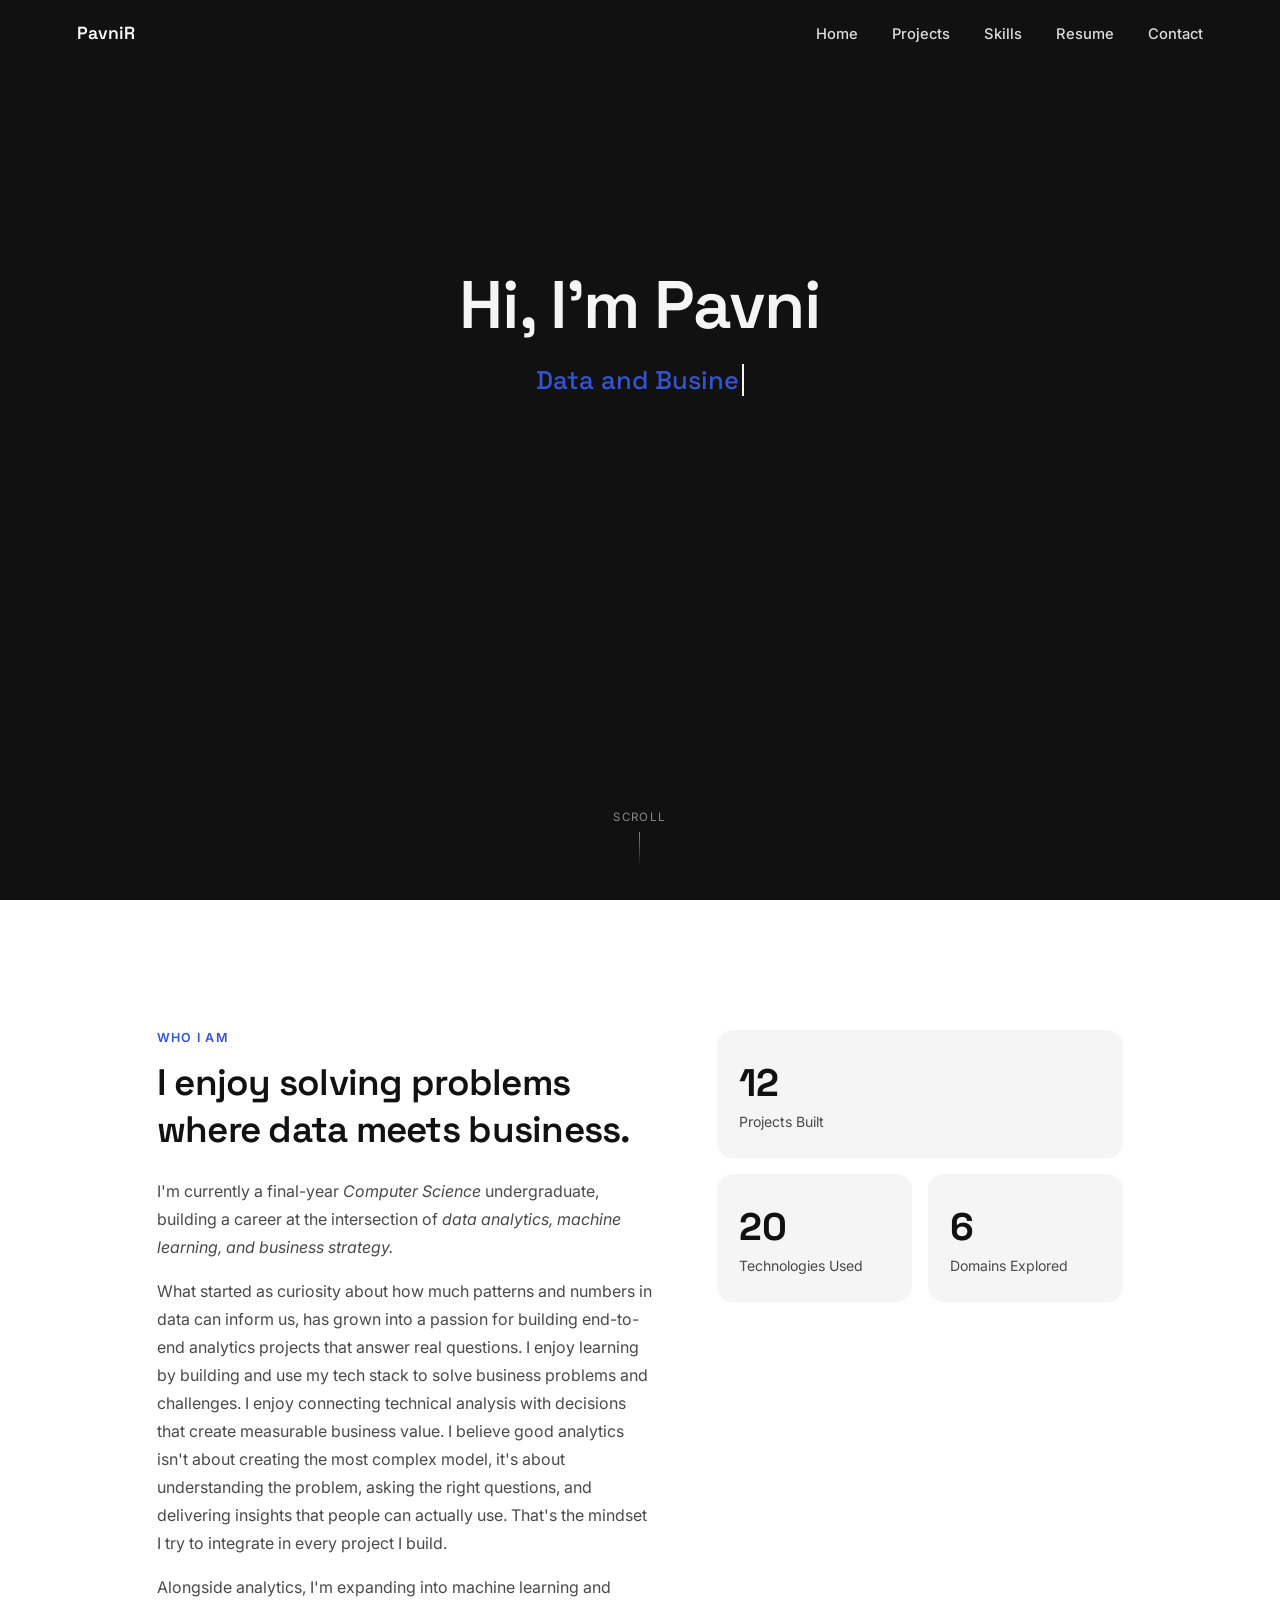
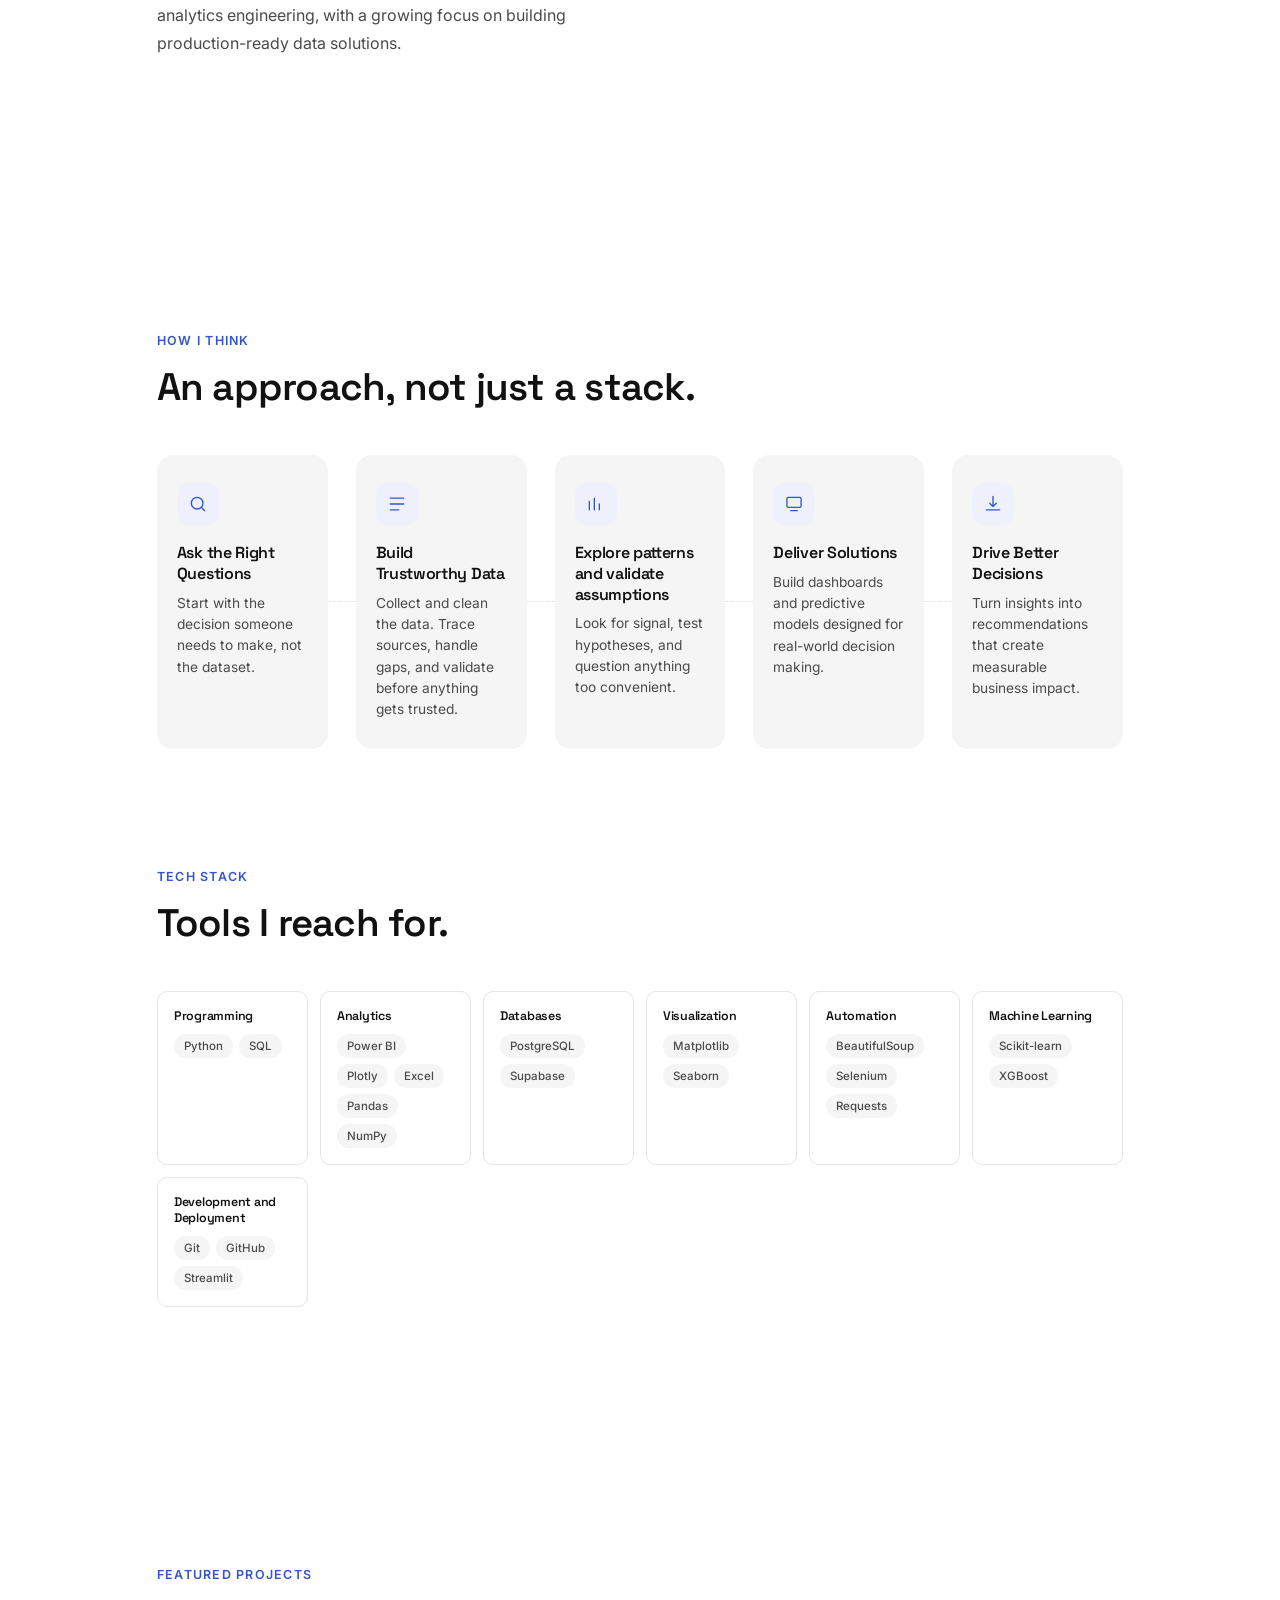
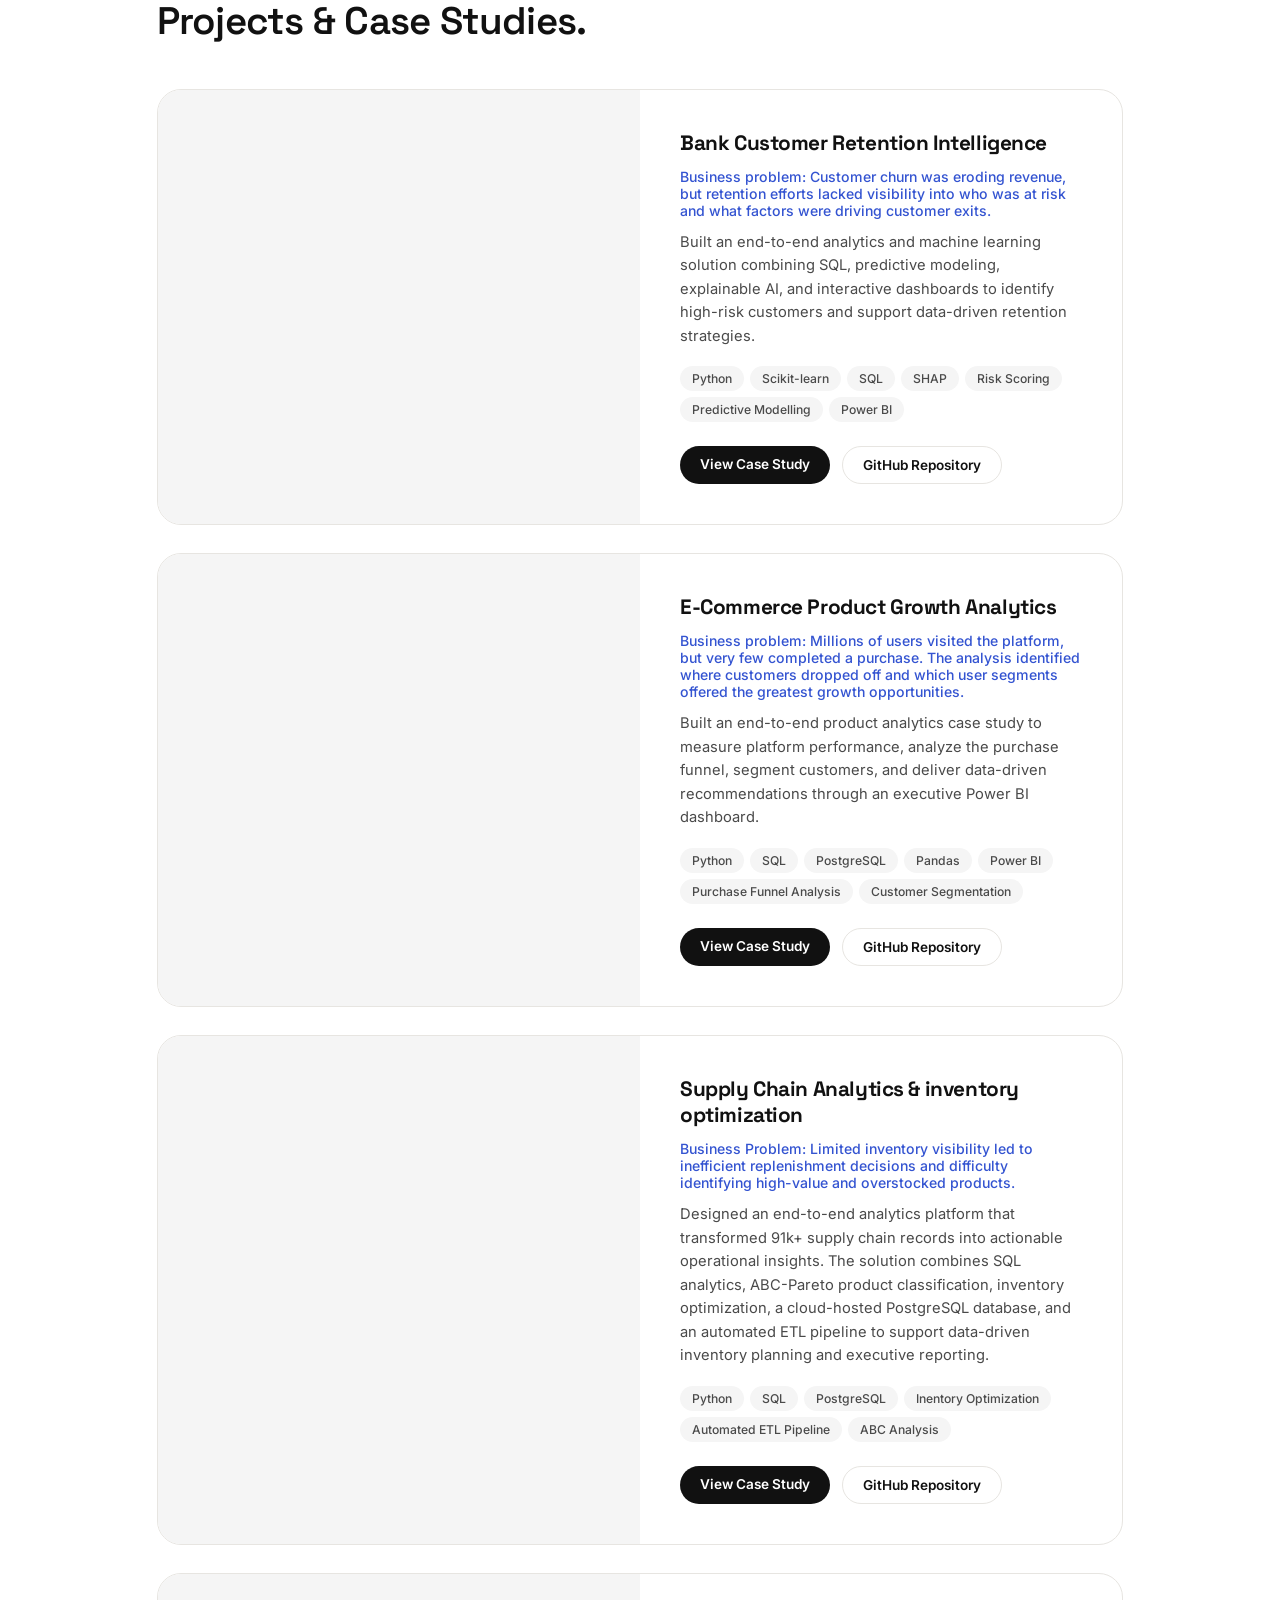
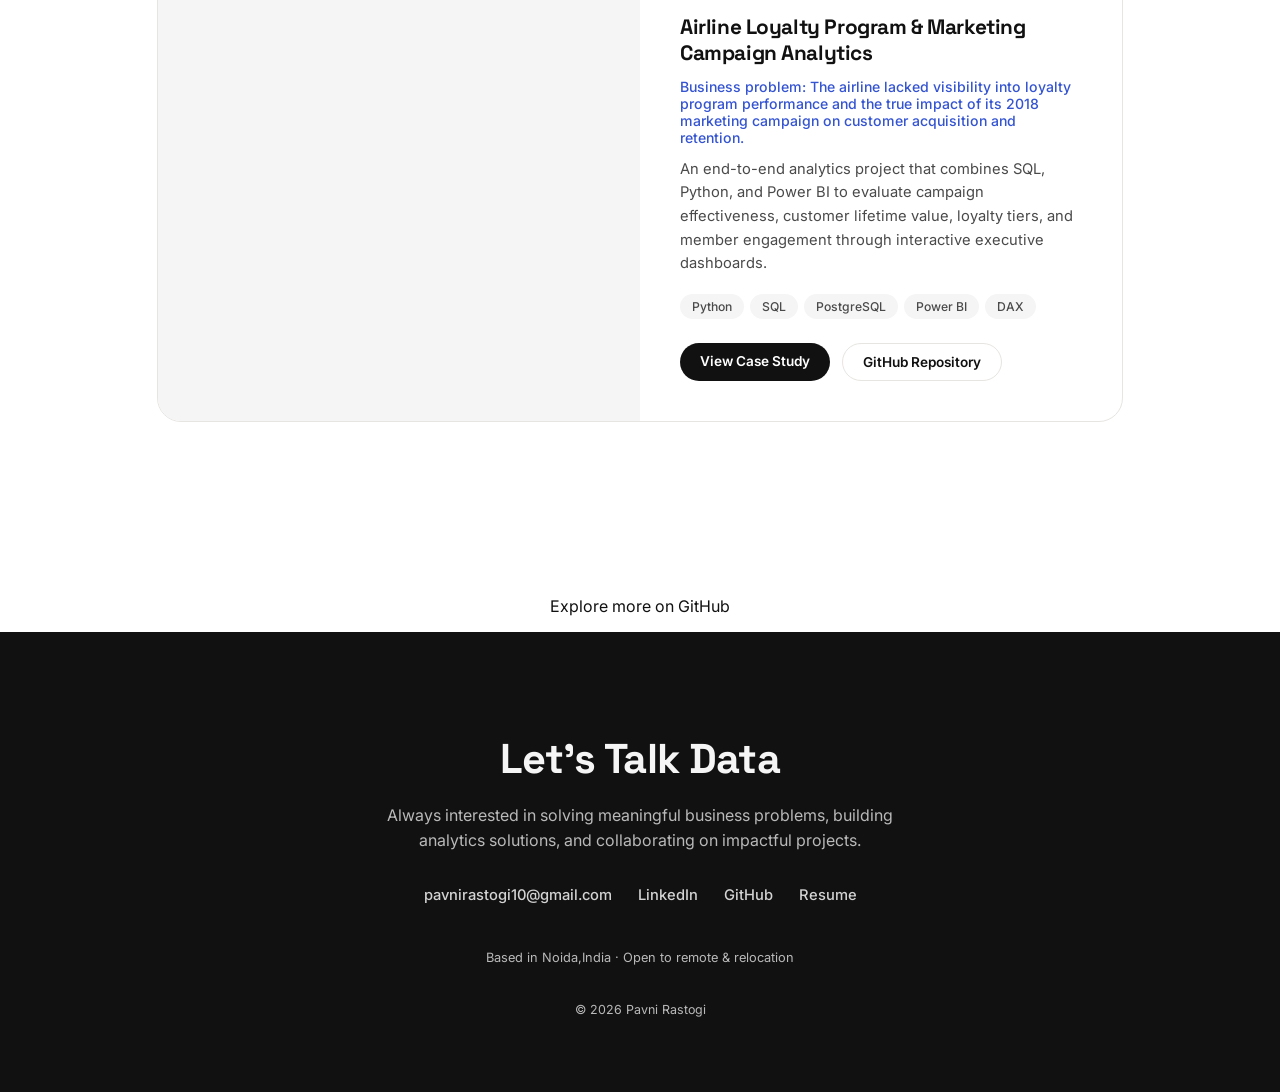
<file: index.html>
<!DOCTYPE html>
<html lang="en">
<head>
<meta charset="UTF-8" />
<meta name="viewport" content="width=device-width, initial-scale=1.0" />
<title>Pavni Rastogi-Business & Data Analyst</title>
<meta name="description" content="Portfolio of Pavni Rastogi - Business and Data Analyst turning data into decisions through analytics, automation, dashboards, and predictive modelling." />
<link rel="preconnect" href="https://fonts.googleapis.com">
<link rel="preconnect" href="https://fonts.gstatic.com" crossorigin>
<link href="https://fonts.googleapis.com/css2?family=Space+Grotesk:wght@400;500;600;700&family=Inter:wght@400;500;600;700&display=swap" rel="stylesheet">
<link rel="stylesheet" href="styles.css" />
</head>
<body>

<!-- ============ NAV ============ -->
<nav class="nav" id="nav">
  <a href="#home" class="nav__logo">PavniR</a>
  <button class="nav__toggle" id="navToggle" aria-label="Toggle menu">
    <span></span><span></span><span></span>
  </button>
  <ul class="nav__links" id="navLinks">
    <li><a href="#home">Home</a></li>
    <li><a href="#projects">Projects</a></li>
    <li><a href="#skills">Skills</a></li>
    <li><a href="assets/Pavni_Rastogi_Resume.pdf" target="_blank" rel="noopener">Resume</a></li>
    <li><a href="#contact">Contact</a></li>
  </ul>
</nav>

<!-- ============ HERO ============ -->
<header class="hero" id="home">
  <div class="hero__typewrap" id="heroTypewrap">
    <h1 class="hero__greeting" id="typeGreeting"><span class="cursor">&nbsp;</span></h1>
    <p class="hero__role" id="typeRole"></p>
    <p class="hero__tagline" id="typeTagline"></p>

    <div class="hero__actions" id="heroActions">
      <div class="hero__buttons">
        <a href="#projects" class="btn btn--primary">View My Work</a>
        <a href="assets/Pavni_Rastogi_Resume.pdf" download="Pavni_Rastogi_Resume.pdf" rel="noopener" class="btn btn--ghost">Download Resume</a>
      </div>
      <div class="hero__socials">
        <a href="https://github.com/PavniR" target="_blank" rel="noopener" aria-label="GitHub">
          <svg width="20" height="20" viewBox="0 0 24 24" fill="none"><path d="M12 .5C5.73.5.5 5.73.5 12c0 5.08 3.29 9.39 7.86 10.91.57.1.78-.25.78-.55v-1.94c-3.2.7-3.88-1.54-3.88-1.54-.52-1.33-1.28-1.68-1.28-1.68-1.04-.72.08-.7.08-.7 1.15.08 1.76 1.19 1.76 1.19 1.03 1.76 2.7 1.25 3.36.96.1-.75.4-1.25.73-1.54-2.55-.29-5.24-1.28-5.24-5.68 0-1.26.45-2.28 1.19-3.08-.12-.29-.52-1.46.11-3.04 0 0 .97-.31 3.18 1.18a11 11 0 0 1 5.79 0c2.2-1.49 3.17-1.18 3.17-1.18.64 1.58.24 2.75.12 3.04.74.8 1.18 1.82 1.18 3.08 0 4.41-2.69 5.38-5.25 5.67.41.36.78 1.08.78 2.17v3.21c0 .3.2.66.79.55A11.5 11.5 0 0 0 23.5 12C23.5 5.73 18.27.5 12 .5Z" fill="currentColor"/></svg>
        </a>
        <a href="https://www.linkedin.com/in/pavni-rastogi-844128335/" target="_blank" rel="noopener" aria-label="LinkedIn">
          <svg width="20" height="20" viewBox="0 0 24 24" fill="none"><path d="M20.45 20.45h-3.56v-5.57c0-1.33-.02-3.04-1.85-3.04-1.86 0-2.14 1.45-2.14 2.94v5.67H9.34V9h3.42v1.56h.05c.48-.9 1.64-1.85 3.38-1.85 3.61 0 4.28 2.38 4.28 5.47v6.27ZM5.34 7.43a2.07 2.07 0 1 1 0-4.13 2.07 2.07 0 0 1 0 4.13ZM7.12 20.45H3.56V9h3.56v11.45ZM22.22 0H1.77C.8 0 0 .78 0 1.75v20.5C0 23.22.8 24 1.77 24h20.45c.98 0 1.78-.78 1.78-1.75V1.75C24 .78 23.2 0 22.22 0Z" fill="currentColor"/></svg>
        </a>
        <a href="mailto:pavnirastogi10@gmail.com" aria-label="Email">
          <svg width="20" height="20" viewBox="0 0 24 24" fill="none"><path d="M2 5.5A2.5 2.5 0 0 1 4.5 3h15A2.5 2.5 0 0 1 22 5.5v13a2.5 2.5 0 0 1-2.5 2.5h-15A2.5 2.5 0 0 1 2 18.5v-13Zm2.2.3 7.3 6.02a.8.8 0 0 0 1 0l7.3-6.02H4.2ZM20 7.3l-6.98 5.75a2.8 2.8 0 0 1-3.54 0L4 7.3v11.2c0 .28.22.5.5.5h15a.5.5 0 0 0 .5-.5V7.3Z" fill="currentColor"/></svg>
        </a>
      </div>
    </div>
  </div>

  <div class="hero__scroll" id="heroScroll" aria-hidden="true">
    <span>Scroll</span>
    <div class="hero__scroll-line"></div>
  </div>
</header>

<main>

  <!-- ============ WHO I AM ============ -->
  <section class="section who" id="who">
    <div class="section__inner who__grid">
      <div class="who__text reveal">
        <p class="eyebrow">Who I Am</p>
        <h2>I enjoy solving problems where data meets business.</h2>
        <p class="who__p">I'm currently a final-year <i>Computer Science</i> undergraduate, building a career at the intersection of <i>data analytics,
           machine learning, and business strategy.</i></p>
        <p class="who__p"> What started as curiosity about how much patterns and numbers in data can inform us,
           has grown into a passion for building end-to-end analytics projects that answer real questions. 
           I enjoy learning by building and use my tech stack to solve business problems and challenges.
          I enjoy connecting technical analysis with decisions that create measurable business value.
          I believe good analytics isn't about creating the most complex model, 
          it's about understanding the problem, asking the right questions, and delivering 
          insights that people can actually use. That's the mindset I try to integrate in every project I build.</p>
        <p class="who__p">Alongside analytics, I'm expanding into machine learning and analytics engineering,
           with a growing focus on building production-ready data solutions.</p>
      </div>
      <div class="who__stats">
        <div class="stat-card reveal">
          <span class="stat-card__num" data-count="12">0</span>
          <span class="stat-card__label">Projects Built</span>
        </div>
        <div class="stat-card reveal">
          <span class="stat-card__num" data-count="20">0</span>
          <span class="stat-card__label">Technologies Used</span>
        </div>
        <div class="stat-card reveal">
          <span class="stat-card__num" data-count="6">0</span>
          <span class="stat-card__label">Domains Explored</span>
        </div>
      </div>
    </div>
  </section>

  <!-- ============ HOW I THINK ============ -->
  <section class="section think" id="think">
    <div class="section__inner">
      <p class="eyebrow reveal">How I Think</p>
      <h2 class="reveal">An approach, not just a stack.</h2>
      <div class="think__flow">
        <div class="think__step reveal">
          <div class="think__icon">
            <svg viewBox="0 0 24 24" fill="none"><circle cx="11" cy="11" r="7" stroke="currentColor" stroke-width="1.6"/><path d="m20 20-3.5-3.5" stroke="currentColor" stroke-width="1.6" stroke-linecap="round"/></svg>
          </div>
          <h3>Ask the Right Questions</h3>
          <p>Start with the decision someone needs to make, not the dataset.</p>
        </div>
        <div class="think__connector" aria-hidden="true"></div>
        <div class="think__step reveal">
          <div class="think__icon">
            <svg viewBox="0 0 24 24" fill="none"><path d="M4 5h16M4 12h16M4 19h10" stroke="currentColor" stroke-width="1.6" stroke-linecap="round"/></svg>
          </div>
          <h3>Build Trustworthy Data</h3>
          <p>Collect and clean the data. Trace sources, handle gaps, and validate before anything gets trusted.</p>
        </div>
        <div class="think__connector" aria-hidden="true"></div>
        <div class="think__step reveal">
          <div class="think__icon">
            <svg viewBox="0 0 24 24" fill="none"><path d="M4 19V9m6 10V5m6 14v-7" stroke="currentColor" stroke-width="1.6" stroke-linecap="round"/></svg>
          </div>
          <h3>Explore patterns and validate assumptions</h3>
          <p>Look for signal, test hypotheses, and question anything too convenient.</p>
        </div>
        <div class="think__connector" aria-hidden="true"></div>
        <div class="think__step reveal">
          <div class="think__icon">
            <svg viewBox="0 0 24 24" fill="none"><rect x="3.5" y="4" width="17" height="12" rx="1.6" stroke="currentColor" stroke-width="1.6"/><path d="M8 20h8" stroke="currentColor" stroke-width="1.6" stroke-linecap="round"/></svg>
          </div>
          <h3>Deliver Solutions</h3>
          <p>Build dashboards and predictive models designed for real-world decision making.</p>
        </div>
        <div class="think__connector" aria-hidden="true"></div>
        <div class="think__step reveal">
          <div class="think__icon">
            <svg viewBox="0 0 24 24" fill="none"><path d="M12 3v12m0 0-4-4m4 4 4-4" stroke="currentColor" stroke-width="1.6" stroke-linecap="round" stroke-linejoin="round"/><path d="M4 19h16" stroke="currentColor" stroke-width="1.6" stroke-linecap="round"/></svg>
          </div>
          <h3>Drive Better Decisions</h3>
          <p>Turn insights into recommendations that create measurable business impact.</p>
        </div>
      </div>
    </div>
  </section>

  <!-- ============ TECH STACK ============ -->
  <section class="section stack" id="skills">
    <div class="section__inner">
      <div class="stack__intro">
        <p class="eyebrow reveal">Tech Stack</p>
        <h2 class="reveal">Tools I reach for.</h2>
      </div>
      <div class="stack__grid">

        <div class="stack__card reveal">
          <h3>Programming</h3>
          <div class="chips">
            <span class="chip">Python</span>
            <span class="chip">SQL</span>
          </div>
        </div>

        <div class="stack__card reveal">
          <h3>Analytics</h3>
          <div class="chips">
            <span class="chip">Power BI</span>
            <span class="chip">Plotly</span>
            <span class="chip">Excel</span>
            <span class="chip">Pandas</span>
            <span class="chip">NumPy</span>
          </div>
        </div>

        <div class="stack__card reveal">
          <h3>Databases</h3>
          <div class="chips">
            <span class="chip">PostgreSQL</span>
            <span class="chip">Supabase</span>
          </div>
        </div>

        <div class="stack__card reveal">
          <h3>Visualization</h3>
          <div class="chips">
            <span class="chip">Matplotlib</span>
            <span class="chip">Seaborn</span>
          </div>
        </div>

        <div class="stack__card reveal">
          <h3>Automation</h3>
          <div class="chips">
            <span class="chip">BeautifulSoup</span>
            <span class="chip">Selenium</span>
            <span class="chip">Requests</span>
          </div>
        </div>

        <div class="stack__card reveal">
          <h3>Machine Learning</h3>
          <div class="chips">
            <span class="chip">Scikit-learn</span>
            <span class="chip">XGBoost</span>
          </div>
        </div>

        <div class="stack__card reveal">
          <h3>Development and Deployment</h3>
          <div class="chips">
            <span class="chip">Git</span>
            <span class="chip">GitHub</span>
            <span class="chip">Streamlit</span>
          </div>
        </div>

      </div>
    </div>
  </section>

  <!-- ============ FEATURED PROJECTS ============ -->
  <section class="section projects" id="projects">
    <div class="section__inner">
      <p class="eyebrow reveal">Featured Projects</p>
      <h2 class="reveal">Projects & Case Studies.</h2>

      <!-- PROJECT 1 -->
      <div class="project-card reveal">
        <div class="project-card__preview">
          <video src="assets/dash-bankchurn-preview.mp4" autoplay muted loop playsinline></video>
        </div>
        <div class="project-card__body">
          <h3>Bank Customer Retention Intelligence</h3>
          <p class="project-card__problem">Business problem: Customer churn was eroding revenue, 
            but retention efforts lacked visibility into who was at risk and what factors were driving customer exits.</p>
          <p>Built an end-to-end analytics and machine learning solution combining SQL, predictive modeling, explainable AI, 
            and interactive dashboards to identify high-risk customers and support data-driven retention strategies.</p>
          <div class="chips chips--sm">
            <span class="chip">Python</span><span class="chip">Scikit-learn</span><span class="chip">SQL</span>
            <span class="chip">SHAP</span><span class="chip">Risk Scoring</span><span class="chip">Predictive Modelling</span>
            <span class="chip">Power BI</span>
          </div>
          <div class="project-card__actions">
            <a href="projects/customer-churn-prediction.html" class="btn btn--primary btn--sm">View Case Study</a>
            <a href="https://github.com/PavniR/bank-customer-churn-analysis" target="_blank" rel="noopener" class="btn btn--ghost btn--sm">GitHub Repository</a>
          </div>
        </div>
      </div>


      <!-- PROJECT 2 -->
      <div class="project-card reveal">
        <div class="project-card__preview">
          <video src="assets/dash-product-preview.mp4" autoplay muted loop playsinline></video>
        </div>
        <div class="project-card__body">
          <h3>E-Commerce Product Growth Analytics</h3>
          <p class="project-card__problem">Business problem: Millions of users visited the platform, but very few completed a purchase. The analysis identified where customers dropped off and which user segments offered the greatest growth opportunities.</p>
          <p>Built an end-to-end product analytics case study to measure platform performance, analyze the purchase funnel, segment customers, and deliver data-driven recommendations through an executive Power BI dashboard.</p>
          <div class="chips chips--sm">
            <span class="chip">Python</span><span class="chip">SQL</span><span class="chip">PostgreSQL</span>
            <span class="chip">Pandas</span><span class="chip">Power BI</span><span class="chip">Purchase Funnel Analysis</span>
            <span class="chip">Customer Segmentation</span>
          </div>
          <div class="project-card__actions">
            <a href="projects/product-analytics-dashboard.html" class="btn btn--primary btn--sm">View Case Study</a>
            <a href="https://github.com/PavniR/product-growth-analytics" target="_blank" rel="noopener" class="btn btn--ghost btn--sm">GitHub Repository</a>
          </div>
        </div>
      </div>

      <!-- PROJECT 3 -->
      <div class="project-card reveal">
        <div class="project-card__preview">
          <video src="assets/dash-supplychain-preview.mp4" autoplay muted loop playsinline></video>
        </div>
        <div class="project-card__body">
          <h3>Supply Chain Analytics & inventory optimization</h3>
          <p class="project-card__problem">Business Problem: Limited inventory visibility led to inefficient replenishment decisions and difficulty 
            identifying high-value and overstocked products.</p>
          <p>Designed an end-to-end analytics platform that transformed 91k+ supply chain records into actionable operational insights. 
            The solution combines SQL analytics, ABC-Pareto product classification, inventory optimization, a cloud-hosted PostgreSQL database, 
            and an automated ETL pipeline to support data-driven inventory planning and executive reporting.</p>
          <div class="chips chips--sm">
            <span class="chip">Python</span><span class="chip">SQL</span><span class="chip">PostgreSQL</span>
            <span class="chip">Inentory Optimization</span><span class="chip">Automated ETL Pipeline</span><span class="chip">ABC Analysis</span>
          </div>
          <div class="project-card__actions">
            <a href="projects/supply-chain-dashboard.html" class="btn btn--primary btn--sm">View Case Study</a>
            <a href="https://github.com/PavniR/supply-chain-analytics-and-inventory-optimisation" target="_blank" rel="noopener" class="btn btn--ghost btn--sm">GitHub Repository</a>
          </div>
        </div>
      </div>


      <!-- PROJECT 4 -->
      <div class="project-card reveal">
        <div class="project-card__preview">
          <video src="assets/dash-airline-preview.mp4" autoplay muted loop playsinline></video>
        </div>
        <div class="project-card__body">
          <h3>Airline Loyalty Program & Marketing Campaign Analytics</h3>
          <p class="project-card__problem">Business problem: The airline lacked visibility into loyalty program performance and the true
             impact of its 2018 marketing campaign on customer acquisition and retention.</p>
          <p>An end-to-end analytics project that combines SQL, Python, and Power BI to evaluate campaign effectiveness, customer lifetime value,
             loyalty tiers, and member engagement through interactive executive dashboards.</p>
          <div class="chips chips--sm">
            <span class="chip">Python</span><span class="chip">SQL</span><span class="chip">PostgreSQL</span><span class="chip">Power BI</span><span class="chip">DAX</span>
          </div>
          <div class="project-card__actions">
            <a href="projects/airline-campaign-analysis.html" class="btn btn--primary btn--sm">View Case Study</a>
            <a href="https://github.com/PavniR/airline-campaign-program-analysis" target="_blank" rel="noopener" class="btn btn--ghost btn--sm">GitHub Repository</a>
          </div>
        </div>
      </div>

    </div>
  </section>

  <p style="text-align: center;">Explore more on GitHub</p>

</main>

<!-- ============ FOOTER ============ -->
<footer class="footer" id="contact">
  <div class="section__inner footer__inner">
    <h2>Let's Talk Data</h2>
    <p>Always interested in solving meaningful business problems, building analytics solutions, and collaborating on impactful projects.</p>
    <div class="footer__links">
      <a href="mailto:pavnirastogi10@gmail.com">pavnirastogi10@gmail.com</a>
      <a href="https://www.linkedin.com/in/pavni-rastogi-844128335/" target="_blank" rel="noopener">LinkedIn</a>
      <a href="https://github.com/PavniR" target="_blank" rel="noopener">GitHub</a>
      <a href="assets/Pavni_Rastogi_Resume.pdf" target="_blank" rel="noopener">Resume</a>
    </div>
    <p class="footer__location">Based in Noida,India · Open to remote &amp; relocation</p>
    <p class="footer__copy">© <span id="year"></span> Pavni Rastogi</p>
  </div>
</footer>

<script src="script.js"></script>
</body>
</html>
</file>
<file: styles.css>
/* ============================================
   Tokens
   ============================================ */
:root{
  --charcoal: #111111;
  --paper: #F5F5F5;
  --white: #FFFFFF;
  --ink: #111111;
  --ink-soft: #4A4A4A;
  --line: #E7E5E1;
  --accent: #3454D1;      /* muted signal blue — used sparingly */
  --accent-soft: #EEF1FC;

  --font-display: "Space Grotesk", sans-serif;
  --font-body: "Inter", sans-serif;

  --radius-sm: 10px;
  --radius-md: 16px;
  --radius-lg: 24px;

  --shadow-soft: 0 1px 2px rgba(17,17,17,0.04), 0 8px 24px rgba(17,17,17,0.06);
  --shadow-lift: 0 12px 32px rgba(17,17,17,0.12);

  --ease: cubic-bezier(.22,.61,.36,1);
}

*{ box-sizing: border-box; }
html{ scroll-behavior: smooth; }
body{
  margin:0;
  font-family: var(--font-body);
  color: var(--ink);
  background: var(--white);
  -webkit-font-smoothing: antialiased;
}
img{ max-width:100%; display:block; }
a{ color:inherit; text-decoration:none; }
h1,h2,h3{ font-family: var(--font-display); margin:0; letter-spacing:-0.02em; }

@media (prefers-reduced-motion: reduce){
  *{ animation-duration: .001ms !important; transition-duration: .001ms !important; }
  html{ scroll-behavior:auto; }
}

/* ============================================
   Nav
   ============================================ */
.nav{
  position: fixed;
  top:0; left:0; right:0;
  z-index: 100;
  display:flex;
  align-items:center;
  justify-content:space-between;
  padding: 22px 6vw;
  background: transparent;
  transition: background .35s var(--ease), backdrop-filter .35s var(--ease), padding .35s var(--ease), border-color .35s var(--ease);
  border-bottom: 1px solid transparent;
}
.nav.is-scrolled{
  background: rgba(255,255,255,0.72);
  backdrop-filter: blur(14px);
  -webkit-backdrop-filter: blur(14px);
  padding: 14px 6vw;
  border-bottom: 1px solid var(--line);
}
.nav.is-scrolled .nav__logo,
.nav.is-scrolled .nav__links a{ color: var(--ink); }
.nav__logo{
  font-family: var(--font-display);
  font-weight: 600;
  font-size: 1.1rem;
  color: var(--white);
  transition: color .35s var(--ease);
}
.nav__links{
  display:flex;
  gap: 34px;
  list-style:none;
  margin:0; padding:0;
}
.nav__links a{
  color: var(--white);
  font-size: .92rem;
  font-weight: 500;
  transition: color .35s var(--ease), opacity .2s var(--ease);
  opacity: .85;
}
.nav__links a:hover{ opacity: 1; }
.nav__toggle{ display:none; }

@media (max-width: 760px){
  .nav__links{
    position: fixed;
    top: 0; right: 0;
    height: 100vh;
    width: 72%;
    max-width: 320px;
    background: var(--white);
    flex-direction: column;
    justify-content:center;
    align-items:flex-start;
    gap: 28px;
    padding: 40px;
    transform: translateX(100%);
    transition: transform .4s var(--ease);
  }
  .nav__links.is-open{ transform: translateX(0); }
  .nav__links a{ color: var(--ink); opacity:1; }
  .nav__toggle{
    display:flex; flex-direction:column; justify-content:center; gap:5px;
    width: 26px; height: 20px; background:none; border:none; cursor:pointer; z-index:101;
  }
  .nav__toggle span{ display:block; height:2px; width:100%; background: var(--white); transition: all .3s var(--ease); }
  .nav.is-scrolled .nav__toggle span{ background: var(--ink); }
  .nav__toggle.is-open span:nth-child(1){ transform: translateY(7px) rotate(45deg); }
  .nav__toggle.is-open span:nth-child(2){ opacity:0; }
  .nav__toggle.is-open span:nth-child(3){ transform: translateY(-7px) rotate(-45deg); }
}

/* ============================================
   Hero — sequential typed intro on black
   ============================================ */
.hero{
  min-height: 100vh;
  background: var(--charcoal);
  color: var(--paper);
  display:flex;
  flex-direction: column;
  align-items:center;
  justify-content:center;
  text-align:center;
  padding: 0 6vw;
  position: relative;
  overflow:hidden;
}
.hero__typewrap{
  max-width: 780px;
  display:flex;
  flex-direction:column;
  align-items:center;
}
.hero__greeting{
  font-size: clamp(2.2rem, 6vw, 4.2rem);
  font-weight: 600;
  line-height: 1.05;
  min-height: 1.2em;
}
.hero__role{
  font-family: var(--font-display);
  font-size: clamp(1.1rem, 2.4vw, 1.6rem);
  font-weight: 500;
  color: var(--accent);
  margin-top: 14px;
  min-height: 1.4em;
}
.hero__tagline{
  font-size: clamp(1rem, 1.6vw, 1.15rem);
  color: #B9B9B9;
  max-width: 560px;
  line-height: 1.6;
  margin-top: 20px;
  min-height: 1.6em;
}
.cursor{
  display:inline-block;
  width: 2px;
  background: var(--paper);
  margin-left: 3px;
  animation: blink 1s steps(1) infinite;
}
@keyframes blink{ 50%{ opacity:0; } }

.hero__actions{
  margin-top: 40px;
  opacity: 0;
  transform: translateY(14px);
  transition: opacity .7s var(--ease), transform .7s var(--ease);
  display:flex;
  flex-direction:column;
  align-items:center;
  gap: 26px;
}
.hero__actions.is-visible{ opacity:1; transform:none; }

.hero__buttons{ display:flex; gap:14px; flex-wrap:wrap; justify-content:center; }
.btn{
  font-family: var(--font-body);
  font-weight: 600;
  font-size: .95rem;
  padding: 13px 26px;
  border-radius: 100px;
  transition: transform .25s var(--ease), background .25s var(--ease), border-color .25s var(--ease), color .25s var(--ease);
  display:inline-block;
}
.btn--primary{ background: var(--paper); color: var(--charcoal); }
.btn--primary:hover{ transform: translateY(-2px); }
.btn--ghost{ border: 1px solid #3A3A3A; color: var(--paper); }
.btn--ghost:hover{ border-color: var(--paper); transform: translateY(-2px); }

/* on white sections, buttons flip to dark/light appropriately */
.section .btn--primary{ background: var(--charcoal); color: var(--white); }
.section .btn--ghost{ border-color: var(--line); color: var(--ink); }
.btn--sm{ padding: 10px 20px; font-size: .85rem; }

.hero__socials{ display:flex; gap: 18px; }
.hero__socials a{ color: var(--paper); opacity: .75; transition: opacity .2s var(--ease); }
.hero__socials a:hover{ opacity: 1; }

.hero__scroll{
  position:absolute;
  bottom: 34px;
  display:flex;
  flex-direction:column;
  align-items:center;
  gap:8px;
  font-size: .72rem;
  letter-spacing: .12em;
  text-transform: uppercase;
  color:#8A8A8A;
  opacity:0;
  animation: fadeIn .8s var(--ease) 2.4s forwards;
}
.hero__scroll-line{
  width:1px; height: 34px; background: linear-gradient(#8A8A8A, transparent);
  position: relative; overflow:hidden;
}
.hero__scroll-line::after{
  content:"";
  position:absolute; top:-100%; left:0; width:100%; height:100%;
  background: var(--paper);
  animation: scrollLine 1.8s var(--ease) infinite;
}
@keyframes scrollLine{ to{ top:100%; } }
@keyframes fadeIn{ to{ opacity:1; } }

/* ============================================
   Shared section layout
   ============================================ */
.section{ background: var(--white); padding: 130px 0; }
.section__inner{ max-width: 1120px; margin: 0 auto; padding: 0 6vw; }
.eyebrow{
  font-size: .78rem;
  letter-spacing: .1em;
  text-transform: uppercase;
  color: var(--accent);
  font-weight: 600;
  margin: 0 0 14px;
}
.section h2{
  font-size: clamp(1.7rem, 3.2vw, 2.4rem);
  font-weight: 600;
  margin-bottom: 44px;
  max-width: 640px;
}

.reveal{ opacity:0; transform: translateY(24px); transition: opacity .7s var(--ease), transform .7s var(--ease); }
.reveal.is-visible{ opacity:1; transform:none; }

/* ============================================
   Who I Am
   ============================================ */
.who__grid{ display:grid; grid-template-columns: 1.1fr .9fr; gap: 64px; align-items:start; }
.who__text h2{ font-size: clamp(1.7rem, 3vw, 2.3rem); margin: 10px 0 24px; }
.who__p{ color: var(--ink-soft); line-height:1.75; font-size: 1rem; margin: 0 0 16px; max-width: 520px; }

.who__stats{ display:grid; grid-template-columns: 1fr 1fr; gap: 16px; }
.stat-card{
  background: var(--paper);
  border-radius: var(--radius-md);
  padding: 28px 22px;
  display:flex; flex-direction:column; gap:6px;
}
.stat-card:first-child{ grid-column: 1 / -1; }
.stat-card__num{ font-family: var(--font-display); font-size: 2.4rem; font-weight: 700; }
.stat-card__label{ color: var(--ink-soft); font-size: .88rem; }

@media (max-width: 860px){
  .who__grid{ grid-template-columns: 1fr; }
}

/* ============================================
   How I Think
   ============================================ */
.think{ padding-bottom: 60px; }
.think__flow{
  display:flex;
  align-items:stretch;
  gap: 0;
}
.think__step{
  flex:1;
  background: var(--paper);
  border-radius: var(--radius-md);
  padding: 28px 20px;
  transition: transform .3s var(--ease), box-shadow .3s var(--ease);
}
.think__step:hover{ transform: translateY(-6px); box-shadow: var(--shadow-soft); }
.think__icon{
  width: 42px; height: 42px;
  border-radius: 12px;
  background: var(--accent-soft);
  color: var(--accent);
  display:flex; align-items:center; justify-content:center;
  margin-bottom: 18px;
}
.think__icon svg{ width: 20px; height: 20px; }
.think__step h3{ font-size: 1rem; font-weight: 600; margin-bottom: 8px; line-height:1.3; }
.think__step p{ font-size: .86rem; color: var(--ink-soft); line-height:1.55; margin:0; }
.think__connector{
  width: 28px;
  align-self:center;
  border-top: 1px dashed var(--line);
  flex-shrink:0;
}

@media (max-width: 980px){
  .think__flow{ flex-direction: column; }
  .think__connector{ width: 1px; height: 24px; border-top:none; border-left: 1px dashed var(--line); align-self:flex-start; margin-left: 20px; }
}

/* ============================================
   Tech Stack — compact, sits directly under How I Think
   ============================================ */
.stack{ padding-top: 0; }
.stack__intro{ margin-top: 60px; }
.stack__grid{ display:grid; grid-template-columns: repeat(6, 1fr); gap: 12px; }
.stack__card{
  border: 1px solid var(--line);
  border-radius: var(--radius-sm);
  padding: 16px;
  transition: box-shadow .3s var(--ease), transform .3s var(--ease);
}
.stack__card:hover{ box-shadow: var(--shadow-soft); transform: translateY(-3px); }
.stack__card h3{ font-size: .78rem; font-weight: 600; margin-bottom: 10px; }
.chips{ display:flex; flex-wrap:wrap; gap: 6px; }
.chip{
  background: var(--paper);
  border-radius: 100px;
  padding: 5px 10px;
  font-size: .72rem;
  font-weight: 500;
  color: var(--ink-soft);
  transition: background .2s var(--ease), color .2s var(--ease);
}
.stack__card:hover .chip{ background: var(--accent-soft); color: var(--accent); }
.chips--sm .chip{ padding: 5px 12px; font-size: .76rem; }

@media (max-width: 980px){
  .stack__grid{ grid-template-columns: repeat(3, 1fr); }
}
@media (max-width: 560px){
  .stack__grid{ grid-template-columns: 1fr 1fr; }
}

/* ============================================
   Featured Projects
   ============================================ */
.project-card{
  display:grid;
  grid-template-columns: 1fr 1fr;
  gap: 0;
  border: 1px solid var(--line);
  border-radius: var(--radius-lg);
  overflow:hidden;
  margin-bottom: 28px;
  transition: transform .35s var(--ease), box-shadow .35s var(--ease);
}
.project-card:hover{ transform: translateY(-4px); box-shadow: var(--shadow-lift); }
.project-card__preview{ overflow:hidden; background: var(--paper); }
/*.project-card__preview img{ width:100%; height:100%; object-fit:cover; transition: transform .5s var(--ease); }
.project-card:hover .project-card__preview img{ transform: scale(1.05); }*/
.project-card__preview img,
.project-card__preview video{ width:100%; height:100%; object-fit:cover; transition: transform .5s var(--ease); }
.project-card:hover .project-card__preview img,
.project-card:hover .project-card__preview video{ transform: scale(1.05); }
.project-card__body{ padding: 40px; display:flex; flex-direction:column; }
.project-card__body h3{ font-size: 1.3rem; margin-bottom: 12px; }
.project-card__problem{ font-size: .88rem; color: var(--accent); font-weight:500; margin: 0 0 12px; }
.project-card__body > p:not(.project-card__problem){ color: var(--ink-soft); font-size: .92rem; line-height:1.6; margin: 0 0 18px; }
.project-card__body .chips{ margin-bottom: 24px; }
.project-card__actions{ display:flex; gap:12px; margin-top:auto; flex-wrap:wrap; }

@media (max-width: 860px){
  .project-card{ grid-template-columns: 1fr; }
  .project-card__preview{ aspect-ratio: 16/10; }
}

/* ============================================
   Footer
   ============================================ */
.footer{ background: var(--charcoal); color: var(--paper); padding: 100px 0 40px; }
.footer__inner{ text-align:center; }
.footer h2{ font-size: clamp(1.8rem,4vw,2.6rem); margin-bottom: 18px; }
.footer p{ color:#B9B9B9; max-width: 520px; margin: 0 auto 32px; line-height:1.6; }
.footer__links{ display:flex; gap:26px; justify-content:center; flex-wrap:wrap; margin-bottom: 44px; }
.footer__links a{ font-size:.92rem; font-weight:500; opacity:.85; transition: opacity .2s var(--ease); }
.footer__links a:hover{ opacity:1; }
.footer__location{ font-size:.8rem; color:#7A7A7A; margin-bottom: 6px; }
.footer__copy{ font-size:.78rem; color:#5C5C5C; }
</file>
